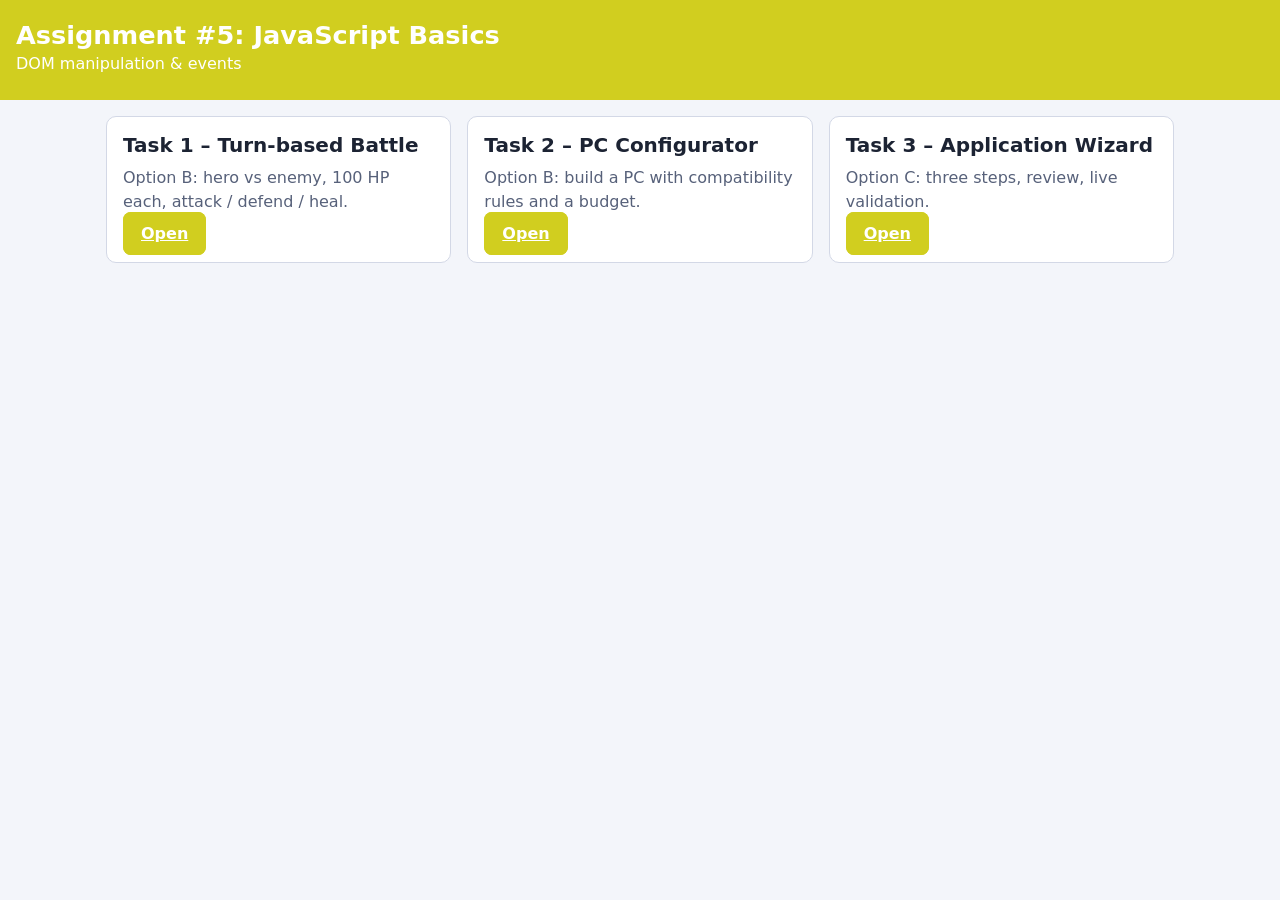
<file: index.html>
<!DOCTYPE html>
<html lang="en">
<head>
  <meta charset="utf-8">
  <meta name="viewport" content="width=device-width, initial-scale=1">
  <title>Assignment 5 – JavaScript Basics</title>
  <link rel="stylesheet" href="styles.css">
</head>
<body>
  <header class="site-header">
    <h1>Assignment #5: JavaScript Basics</h1>
    <p>DOM manipulation &amp; events</p>
  </header>
  <main class="container">
    <div class="grid grid--3">
      <article class="card">
        <h2>Task 1 – Turn-based Battle</h2>
        <p class="muted">Option B: hero vs enemy, 100 HP each, attack / defend / heal.</p>
        <a class="btn btn--primary" href="task1.html">Open</a>
      </article>
      <article class="card">
        <h2>Task 2 – PC Configurator</h2>
        <p class="muted">Option B: build a PC with compatibility rules and a budget.</p>
        <a class="btn btn--primary" href="task2.html">Open</a>
      </article>
      <article class="card">
        <h2>Task 3 – Application Wizard</h2>
        <p class="muted">Option C: three steps, review, live validation.</p>
        <a class="btn btn--primary" href="task3.html">Open</a>
      </article>
    </div>
  </main>
</body>
</html>
</file>
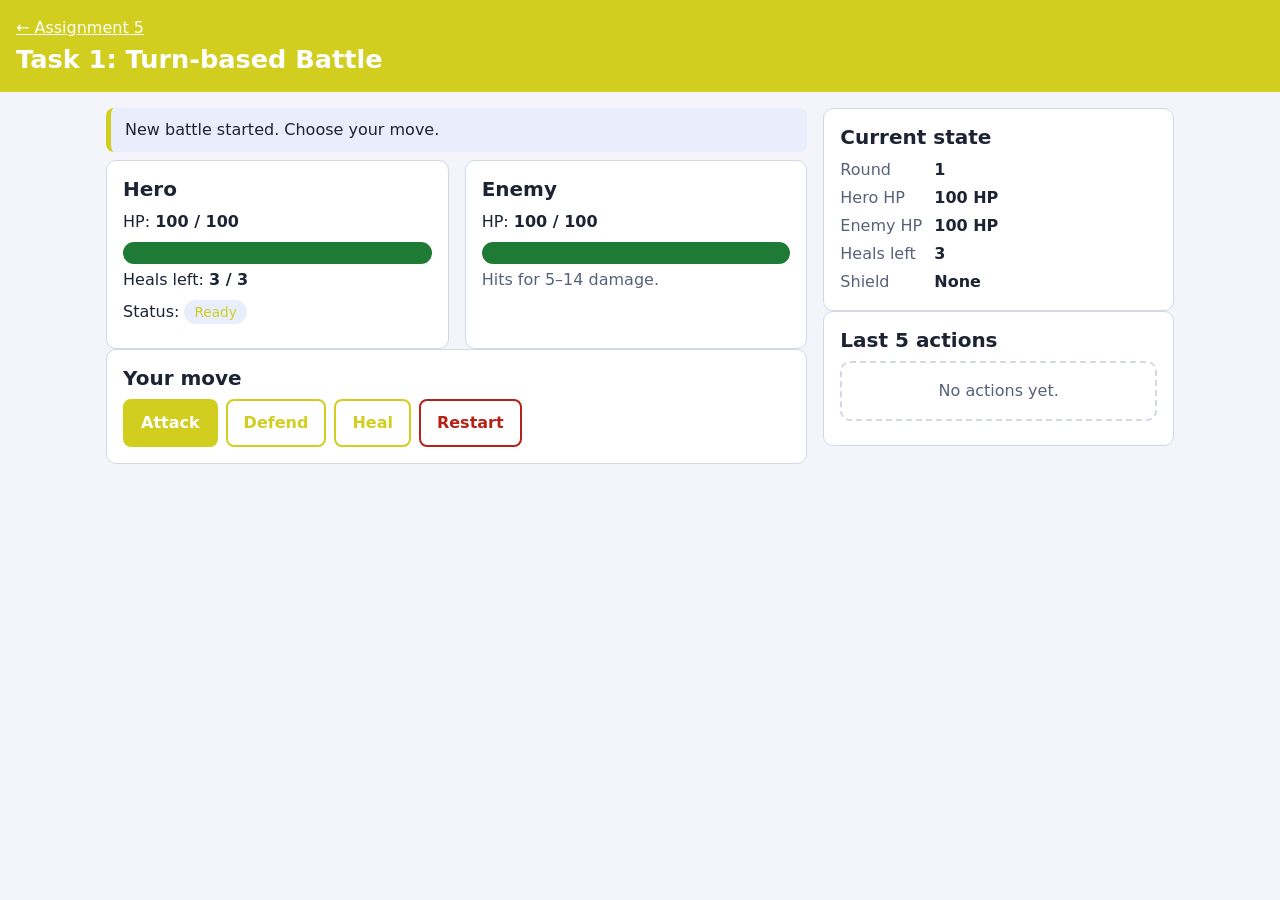
<file: task1.html>
<!DOCTYPE html>
<html lang="en">
<head>
  <meta charset="utf-8">
  <meta name="viewport" content="width=device-width, initial-scale=1">
  <title>Task 1 – Turn-based Battle</title>
  <link rel="stylesheet" href="styles.css">
  <script src="task1.js" defer></script>
</head>
<body>
  <header class="site-header">
    <a href="index.html">&larr; Assignment 5</a>
    <h1>Task 1: Turn-based Battle</h1>
  </header>

  <main class="container">
    <div class="layout">
      <div>
        <p id="message" class="message" role="status" aria-live="polite"></p>
        <p id="result" class="result" hidden></p>

        <section class="grid" aria-label="Fighters">
          <article id="hero-card" class="card fighter">
            <h2 id="hero-title">Hero</h2>
            <p>HP: <strong id="hero-hp-text"></strong></p>
            <progress id="hero-hp" class="hp" aria-labelledby="hero-title" value="0" max="1"></progress>
            <p>Heals left: <strong id="heals-left"></strong></p>
            <p>Status: <span id="hero-status" class="badge"></span></p>
          </article>

          <article id="enemy-card" class="card fighter">
            <h2 id="enemy-title">Enemy</h2>
            <p>HP: <strong id="enemy-hp-text"></strong></p>
            <progress id="enemy-hp" class="hp" aria-labelledby="enemy-title" value="0" max="1"></progress>
            <p id="enemy-info" class="muted"></p>
          </article>
        </section>

        <section class="card" aria-labelledby="actions-title">
          <h2 id="actions-title">Your move</h2>
          <div id="actions" class="row">
            <button type="button" class="btn btn--primary" data-action="attack">Attack</button>
            <button type="button" class="btn" data-action="defend">Defend</button>
            <button type="button" class="btn" data-action="heal">Heal</button>
            <button type="button" id="restart" class="btn btn--danger">Restart</button>
          </div>
        </section>
      </div>

      <aside>
        <section class="card" aria-labelledby="state-title">
          <h2 id="state-title">Current state</h2>
          <dl class="state-list">
            <dt>Round</dt><dd id="state-round"></dd>
            <dt>Hero HP</dt><dd id="state-hero"></dd>
            <dt>Enemy HP</dt><dd id="state-enemy"></dd>
            <dt>Heals left</dt><dd id="state-heals"></dd>
            <dt>Shield</dt><dd id="state-shield"></dd>
          </dl>
        </section>

        <section class="card" aria-labelledby="log-title">
          <h2 id="log-title">Last 5 actions</h2>
          <ol id="log" class="log"></ol>
          <p id="log-empty" class="empty">No actions yet.</p>
        </section>
      </aside>
    </div>
  </main>
</body>
</html>
</file>
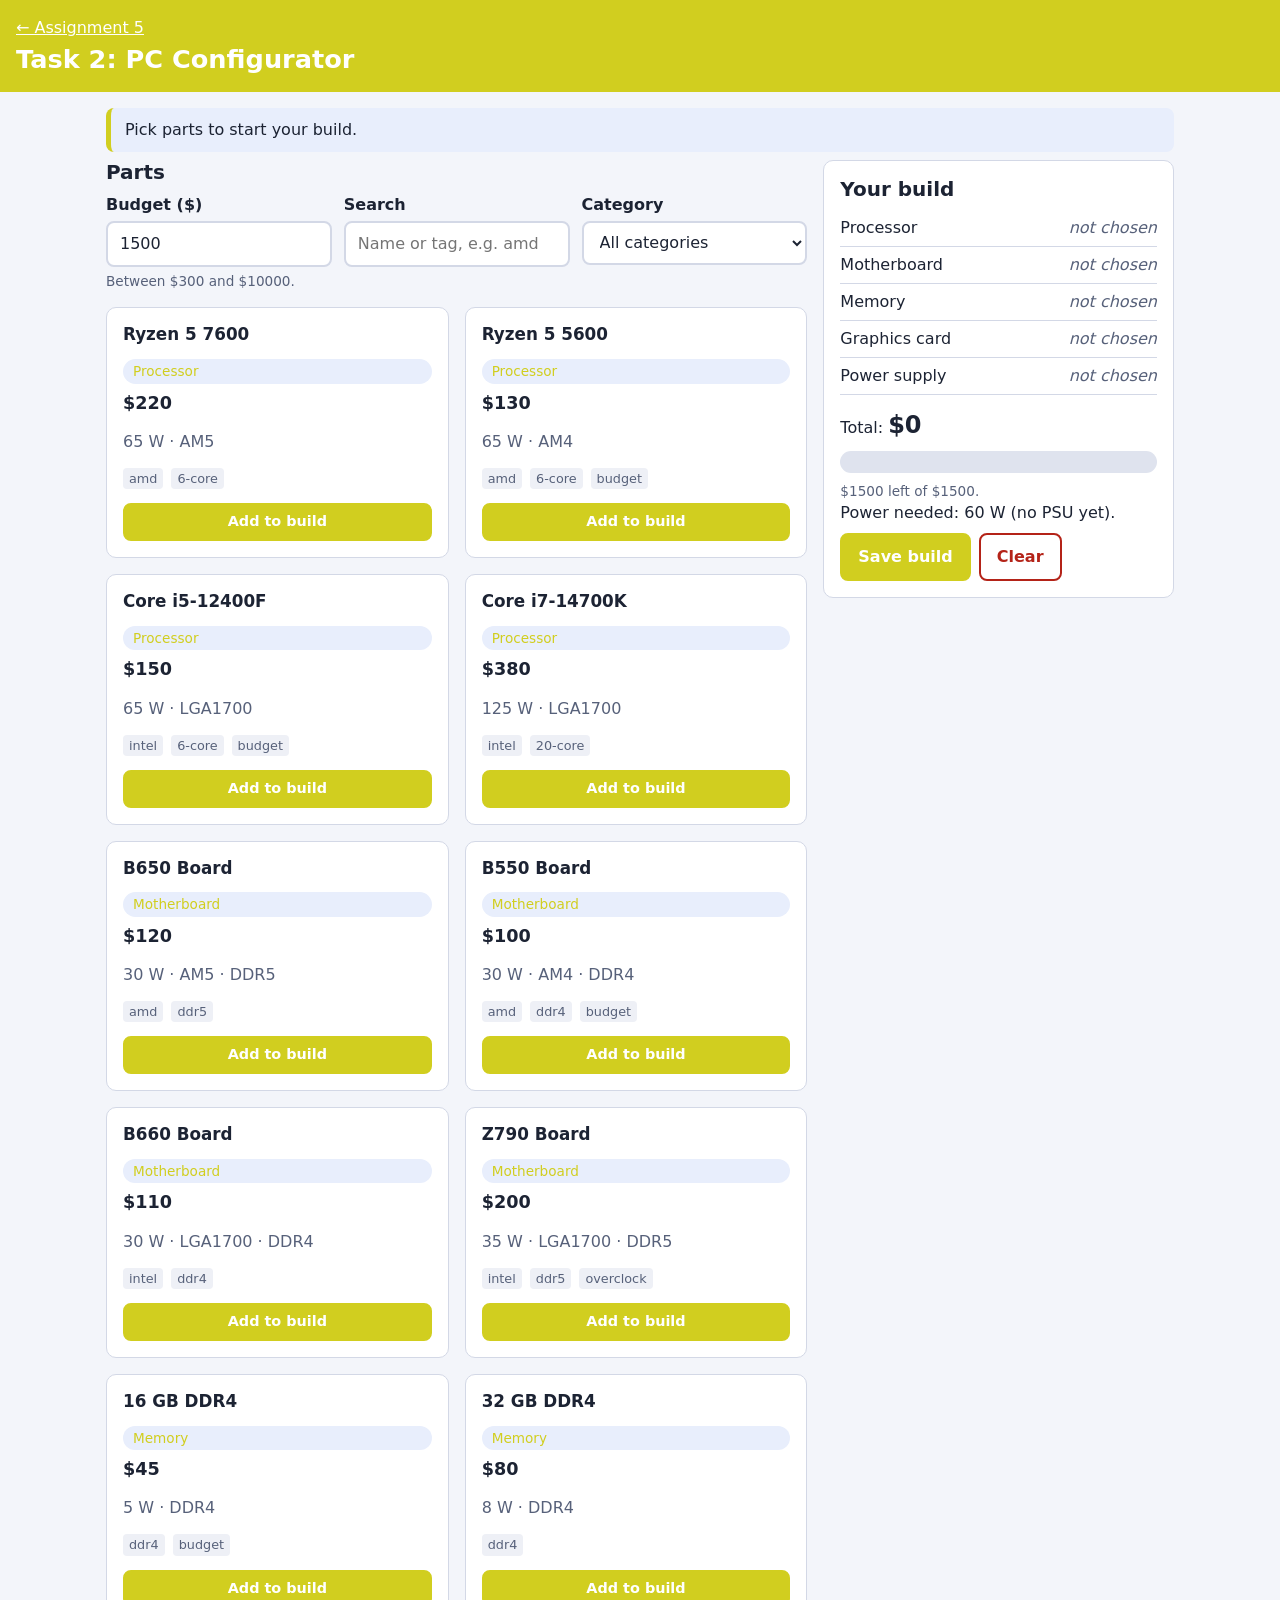
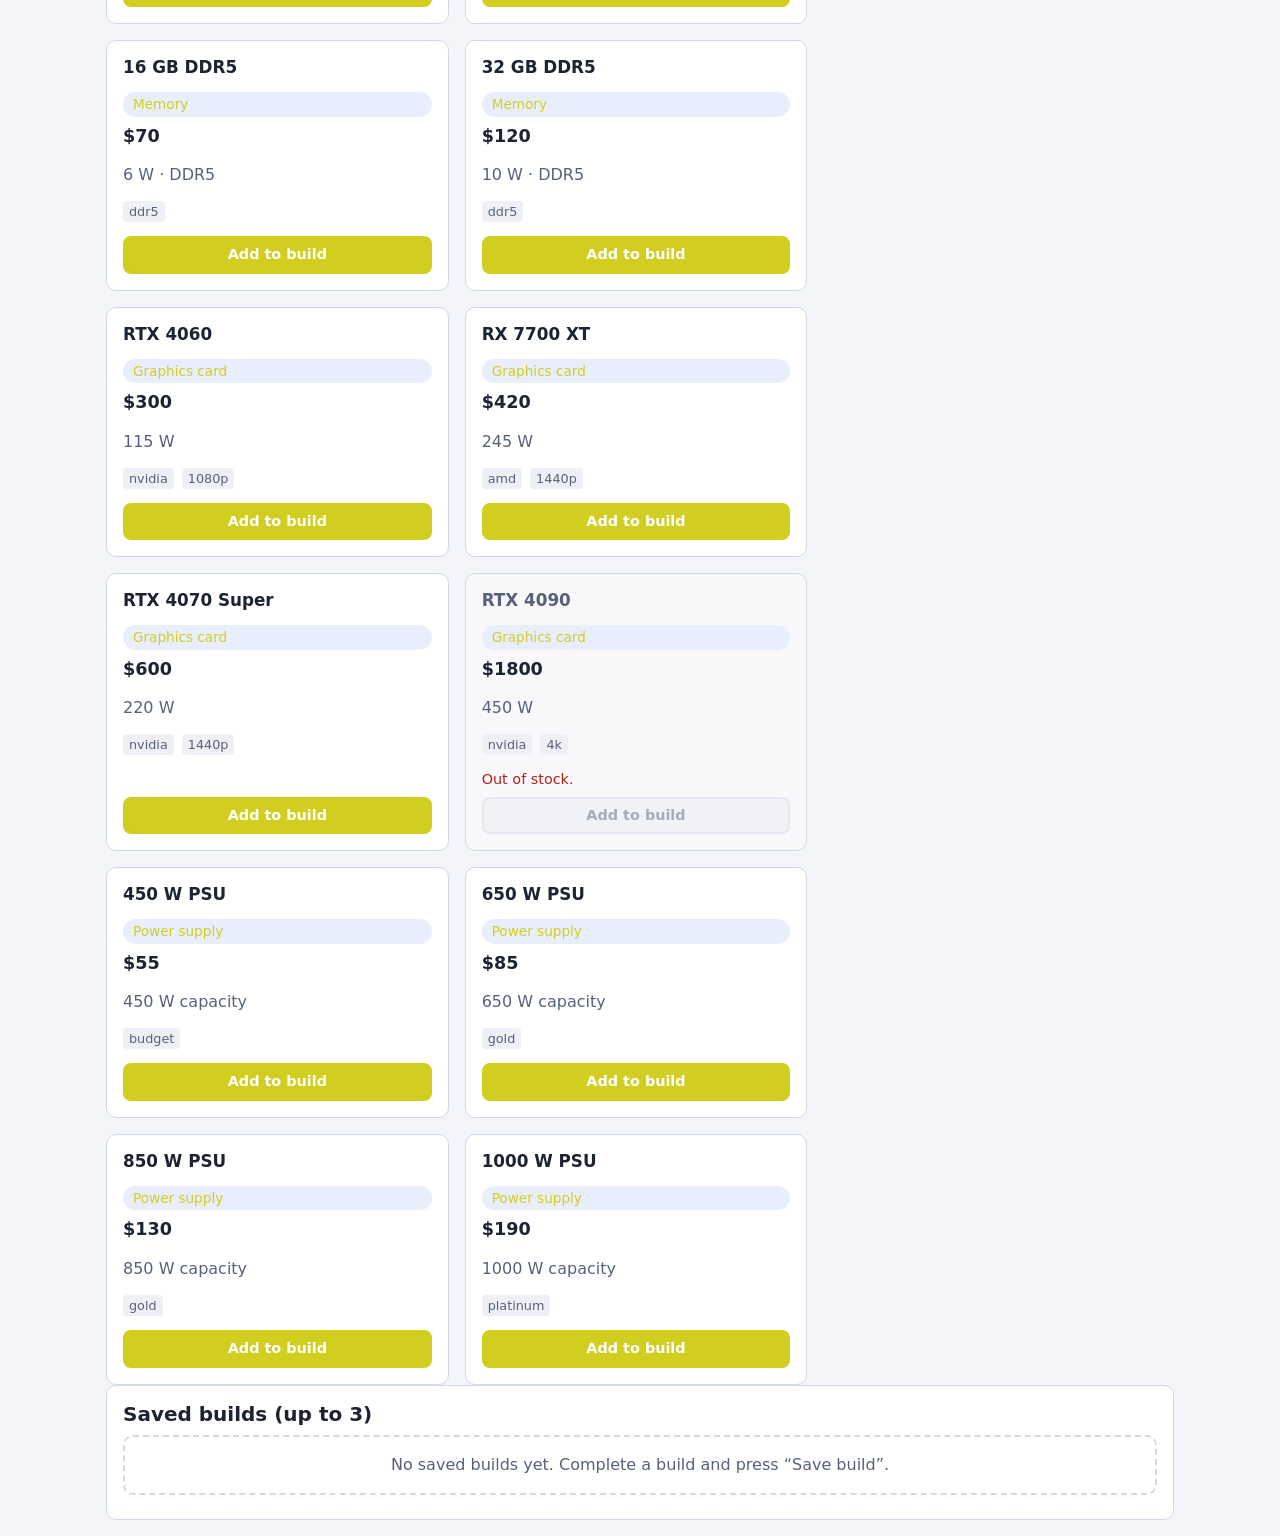
<file: task2.html>
<!DOCTYPE html>
<html lang="en">
<head>
  <meta charset="utf-8">
  <meta name="viewport" content="width=device-width, initial-scale=1">
  <title>Task 2 – PC Configurator</title>
  <link rel="stylesheet" href="styles.css">
  <script src="task2.js" defer></script>
</head>
<body>
  <header class="site-header">
    <a href="index.html">&larr; Assignment 5</a>
    <h1>Task 2: PC Configurator</h1>
  </header>

  <main class="container">
    <p id="message" class="message" role="status" aria-live="polite"></p>

    <div class="layout">
      <section aria-labelledby="catalog-title">
        <h2 id="catalog-title">Parts</h2>

        <div class="controls">
          <div>
            <label for="budget">Budget ($)</label>
            <input type="number" id="budget" inputmode="numeric" aria-describedby="budget-hint">
            <p id="budget-hint" class="hint"></p>
          </div>
          <div>
            <label for="search">Search</label>
            <input type="text" id="search" placeholder="Name or tag, e.g. amd">
          </div>
          <div>
            <label for="category">Category</label>
            <select id="category"></select>
          </div>
        </div>

        <div id="catalog" class="grid"></div>
        <p id="no-results" class="empty" hidden>No parts match your search.</p>
      </section>

      <aside>
        <section class="card" aria-labelledby="build-title">
          <h2 id="build-title">Your build</h2>
          <ul id="build-list" class="summary-list"></ul>
          <p>Total: <span id="total" class="total"></span></p>
          <progress id="budget-bar" aria-label="Budget used" value="0" max="1"></progress>
          <p id="budget-text" class="hint"></p>
          <p id="power-text"></p>
          <div class="row">
            <button type="button" id="save-build" class="btn btn--primary">Save build</button>
            <button type="button" id="clear-build" class="btn btn--danger">Clear</button>
          </div>
        </section>
      </aside>
    </div>

    <section class="card" aria-labelledby="saved-title">
      <h2 id="saved-title">Saved builds (up to 3)</h2>
      <p id="saved-empty" class="empty">No saved builds yet. Complete a build and press “Save build”.</p>
      <div id="saved" class="table-wrap"></div>
    </section>
  </main>
</body>
</html>
</file>
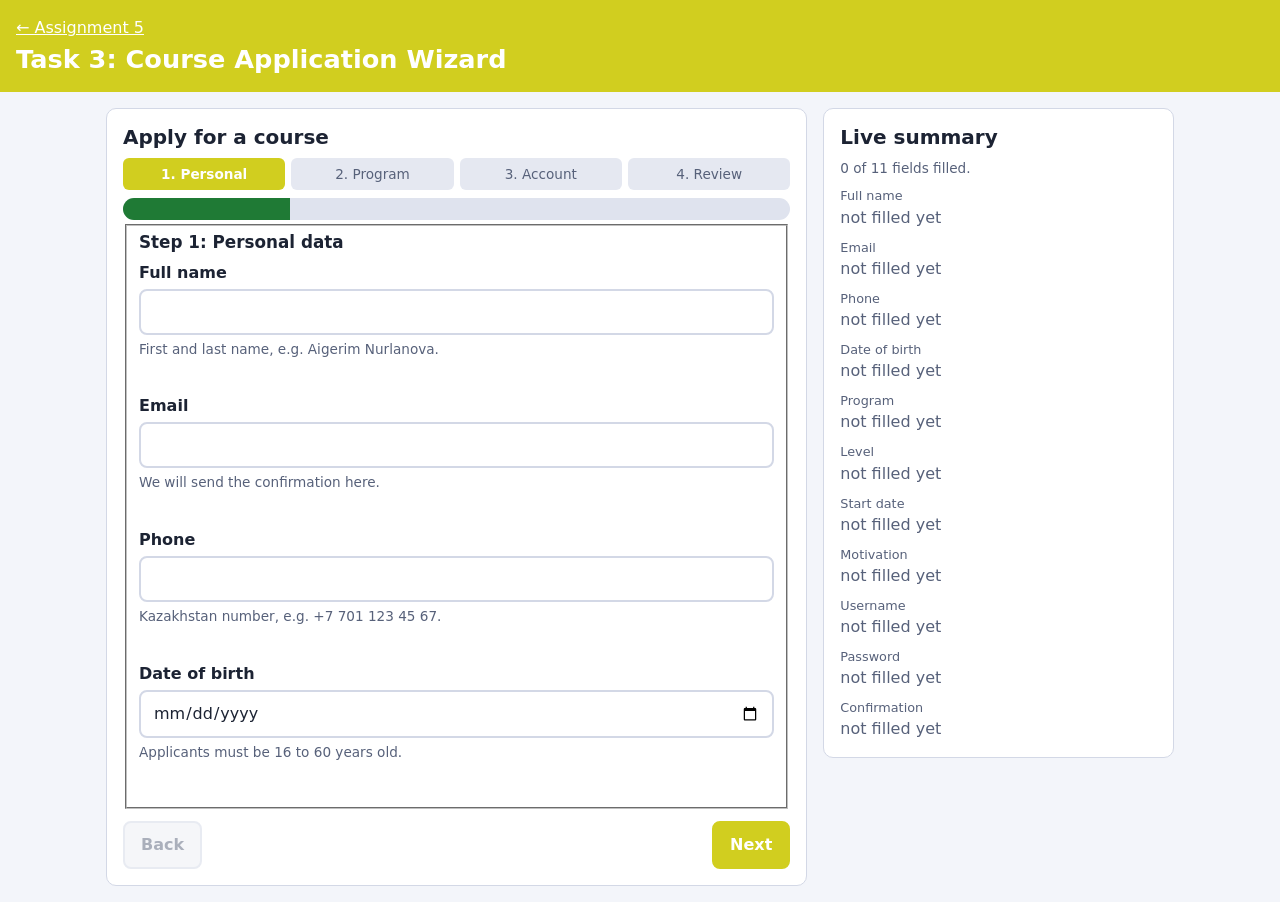
<file: task3.html>
<!DOCTYPE html>
<html lang="en">
<head>
  <meta charset="utf-8">
  <meta name="viewport" content="width=device-width, initial-scale=1">
  <title>Task 3 – Application Wizard</title>
  <link rel="stylesheet" href="styles.css">
  <script src="task3.js" defer></script>
</head>
<body>
  <header class="site-header">
    <a href="index.html">&larr; Assignment 5</a>
    <h1>Task 3: Course Application Wizard</h1>
  </header>

  <main class="container">
    <div class="layout">
      <section id="wizard" class="card" aria-labelledby="wizard-title">
        <h2 id="wizard-title">Apply for a course</h2>

        <ol id="stepper" class="stepper" aria-label="Progress">
          <li data-step="1">1. Personal</li>
          <li data-step="2">2. Program</li>
          <li data-step="3">3. Account</li>
          <li data-step="4">4. Review</li>
        </ol>
        <progress id="progress" aria-label="Application progress" value="1" max="4"></progress>

        <div id="error-summary" class="message message--error" role="alert" tabindex="-1" hidden></div>

        <form id="application-form" novalidate>
          <!-- STEP 1 -->
          <fieldset class="step" data-step="1">
            <legend class="sr-only">Step 1: Personal data</legend>
            <h3 class="step-title" tabindex="-1">Step 1: Personal data</h3>

            <div class="field">
              <label for="fullName">Full name</label>
              <input type="text" id="fullName" name="fullName" required maxlength="60" autocomplete="name"
                     aria-describedby="hint-fullName err-fullName">
              <p class="hint" id="hint-fullName">First and last name, e.g. Aigerim Nurlanova.</p>
              <p class="error" id="err-fullName"></p>
            </div>

            <div class="field">
              <label for="email">Email</label>
              <input type="email" id="email" name="email" required maxlength="80" autocomplete="email"
                     aria-describedby="hint-email err-email">
              <p class="hint" id="hint-email">We will send the confirmation here.</p>
              <p class="error" id="err-email"></p>
            </div>

            <div class="field">
              <label for="phone">Phone</label>
              <input type="tel" id="phone" name="phone" required maxlength="20" autocomplete="tel"
                     aria-describedby="hint-phone err-phone">
              <p class="hint" id="hint-phone">Kazakhstan number, e.g. +7 701 123 45 67.</p>
              <p class="error" id="err-phone"></p>
            </div>

            <div class="field">
              <label for="birthDate">Date of birth</label>
              <input type="date" id="birthDate" name="birthDate" required
                     aria-describedby="hint-birthDate err-birthDate">
              <p class="hint" id="hint-birthDate">Applicants must be 16 to 60 years old.</p>
              <p class="error" id="err-birthDate"></p>
            </div>
          </fieldset>

          <!-- STEP 2 -->
          <fieldset class="step" data-step="2" hidden>
            <legend class="sr-only">Step 2: Program</legend>
            <h3 class="step-title" tabindex="-1">Step 2: Program</h3>

            <div class="field">
              <label for="program">Program</label>
              <select id="program" name="program" required aria-describedby="hint-program err-program">
                <option value="">Choose a program</option>
                <option value="web">Web Development</option>
                <option value="data">Data Science</option>
                <option value="cyber">Cybersecurity</option>
                <option value="mobile">Mobile Apps</option>
              </select>
              <p class="hint" id="hint-program">Cybersecurity is not open to beginners.</p>
              <p class="error" id="err-program"></p>
            </div>

            <div class="field">
              <label for="level">Your level</label>
              <select id="level" name="level" required aria-describedby="err-level">
                <option value="">Choose a level</option>
                <option value="beginner">Beginner</option>
                <option value="intermediate">Intermediate</option>
                <option value="advanced">Advanced</option>
              </select>
              <p class="error" id="err-level"></p>
            </div>

            <div class="field">
              <label for="intake">Start date</label>
              <select id="intake" name="intake" required aria-describedby="err-intake">
                <option value="">Choose an intake</option>
                <option value="2026-11">November 2026</option>
                <option value="2027-01">January 2027</option>
                <option value="2027-03">March 2027</option>
              </select>
              <p class="error" id="err-intake"></p>
            </div>

            <div class="field">
              <label for="motivation">Why do you want to join?</label>
              <textarea id="motivation" name="motivation" rows="4" required maxlength="300"
                        aria-describedby="hint-motivation err-motivation"></textarea>
              <p class="hint" id="hint-motivation">At least 30 characters and 5 words. <span id="motivation-count">0 / 300</span></p>
              <p class="error" id="err-motivation"></p>
            </div>
          </fieldset>

          <!-- STEP 3 -->
          <fieldset class="step" data-step="3" hidden>
            <legend class="sr-only">Step 3: Account</legend>
            <h3 class="step-title" tabindex="-1">Step 3: Account</h3>

            <div class="field">
              <label for="username">Username</label>
              <input type="text" id="username" name="username" required maxlength="16" autocomplete="username"
                     aria-describedby="hint-username err-username">
              <p class="hint" id="hint-username">4–16 characters: letters, digits, underscore. Starts with a letter.</p>
              <p class="error" id="err-username"></p>
            </div>

            <div class="field">
              <label for="password">Password</label>
              <input type="password" id="password" name="password" required maxlength="64" autocomplete="new-password"
                     aria-describedby="hint-password err-password">
              <p class="hint" id="hint-password">8+ characters with upper case, lower case and a digit. Must not contain your name, email name or username.</p>
              <p class="error" id="err-password"></p>
            </div>

            <div class="field">
              <label for="confirmPassword">Repeat password</label>
              <input type="password" id="confirmPassword" name="confirmPassword" required maxlength="64" autocomplete="new-password"
                     aria-describedby="err-confirmPassword">
              <p class="error" id="err-confirmPassword"></p>
            </div>

            <div class="field">
              <label class="checkbox" for="terms">
                <input type="checkbox" id="terms" name="terms" required aria-describedby="err-terms">
                <span>I confirm that the data is correct and accept the course rules.</span>
              </label>
              <p class="error" id="err-terms"></p>
            </div>
          </fieldset>

          <!-- STEP 4: review -->
          <fieldset class="step" data-step="4" hidden>
            <legend class="sr-only">Step 4: Review</legend>
            <h3 class="step-title" tabindex="-1">Step 4: Review your application</h3>
            <div id="review"></div>
          </fieldset>

          <div class="wizard-actions">
            <button type="button" id="back-btn" class="btn">Back</button>
            <button type="submit" id="next-btn" class="btn btn--primary">Next</button>
          </div>
        </form>
      </section>

      <aside>
        <section class="card" aria-labelledby="summary-title">
          <h2 id="summary-title">Live summary</h2>
          <p id="filled-count" class="hint"></p>
          <dl id="summary" class="summary-dl"></dl>
        </section>
      </aside>
    </div>

    <section id="result" class="card confirmation" aria-live="polite" hidden></section>
  </main>
</body>
</html>
</file>
<file: styles.css>
:root {
  --bg: #f3f5fa;
  --card: #ffffff;
  --text: #1c2333;
  --muted: #57617a;
  --primary: #d1ce1f;
  --primary-hover: #d8db1f;
  --border: #d3d8e6;
  --ok: #1f7a35;
  --ok-bg: #e5f5ea;
  --err: #b42318;
  --err-bg: #fdecea;
  --warn: #9a5b00;
  --warn-bg: #fff4de;
  --info-bg: #e8eefc;
  --radius: 10px;
  --gap: 16px;
  --font: "Segoe UI", system-ui, -apple-system, Arial, sans-serif;
}

* { box-sizing: border-box; }
[hidden] { display: none !important; }

body {
  margin: 0;
  font-family: var(--font);
  font-size: 16px;
  line-height: 1.5;
  color: var(--text);
  background: var(--bg);
}

h1, h2, h3 { line-height: 1.25; margin: 0 0 8px; }
h1 { font-size: 1.6rem; }
h2 { font-size: 1.25rem; }
h3 { font-size: 1.05rem; }
p { margin: 0 0 8px; }

a { color: var(--primary); }

.site-header {
  background: var(--primary);
  color: #fff;
  padding: 16px;
}
.site-header a { color: #fff; }
.site-header h1 { margin: 4px 0 0; }

.container {
  max-width: 1100px;
  margin: 0 auto;
  padding: var(--gap);
}

.layout {
  display: grid;
  grid-template-columns: 1fr;
  gap: var(--gap);
}
@media (min-width: 860px) {
  .layout { grid-template-columns: 2fr 1fr; }
}

.grid {
  display: grid;
  grid-template-columns: 1fr;
  gap: var(--gap);
}
@media (min-width: 600px) {
  .grid { grid-template-columns: repeat(2, 1fr); }
}
@media (min-width: 1000px) {
  .grid--3 { grid-template-columns: repeat(3, 1fr); }
}

.card {
  background: var(--card);
  border: 1px solid var(--border);
  border-radius: var(--radius);
  padding: var(--gap);
}

.muted { color: var(--muted); }
.row { display: flex; flex-wrap: wrap; gap: 8px; align-items: center; }

.btn {
  font: inherit;
  font-weight: 600;
  padding: 10px 16px;
  min-height: 44px;
  border-radius: 8px;
  border: 2px solid var(--primary);
  background: #fff;
  color: var(--primary);
  cursor: pointer;
}
.btn:hover:not(:disabled) { background: var(--info-bg); }
.btn--primary { background: var(--primary); color: #fff; }
.btn--primary:hover:not(:disabled) { background: var(--primary-hover); }
.btn--danger { border-color: var(--err); color: var(--err); }
.btn--danger:hover:not(:disabled) { background: var(--err-bg); }
.btn--small { min-height: 36px; padding: 6px 12px; font-size: 0.9rem; }
.btn:disabled {
  opacity: 0.5;
  cursor: not-allowed;
  background: #eceef4;
  border-color: var(--border);
  color: var(--muted);
}

:focus-visible {
  outline: 3px solid #f59f00;
  outline-offset: 2px;
}

.message {
  padding: 10px 14px;
  border-radius: 8px;
  border-left: 5px solid var(--primary);
  background: var(--info-bg);
  min-height: 44px;
}
.message--ok { background: var(--ok-bg); border-left-color: var(--ok); color: var(--ok); }
.message--error { background: var(--err-bg); border-left-color: var(--err); color: var(--err); }
.message--warn { background: var(--warn-bg); border-left-color: var(--warn); color: var(--warn); }

.empty {
  padding: 16px;
  text-align: center;
  color: var(--muted);
  border: 2px dashed var(--border);
  border-radius: var(--radius);
}

.badge {
  display: inline-block;
  padding: 2px 10px;
  border-radius: 999px;
  font-size: 0.85rem;
  background: var(--info-bg);
  color: var(--primary);
}
.badge--ok { background: var(--ok-bg); color: var(--ok); }
.badge--err { background: var(--err-bg); color: var(--err); }

progress {
  width: 100%;
  height: 22px;
  border: 0;
  border-radius: 999px;
  overflow: hidden;
  background: #dfe3ee;
  accent-color: var(--ok);
}
progress::-webkit-progress-bar { background: #dfe3ee; }
progress::-webkit-progress-value { background: var(--ok); transition: width 0.3s; }
progress::-moz-progress-bar { background: var(--ok); }

.hp--low { accent-color: var(--err); }
.hp--low::-webkit-progress-value { background: var(--err); }
.hp--low::-moz-progress-bar { background: var(--err); }

.progress--over { accent-color: var(--err); }
.progress--over::-webkit-progress-value { background: var(--err); }
.progress--over::-moz-progress-bar { background: var(--err); }

.fighter.is-defending { border-color: var(--primary); box-shadow: 0 0 0 3px var(--info-bg); }
.fighter.is-defeated { opacity: 0.6; }

.result { text-align: center; font-size: 1.2rem; font-weight: 700; padding: 12px; border-radius: 8px; }
.result--win { background: var(--ok-bg); color: var(--ok); }
.result--lose { background: var(--err-bg); color: var(--err); }

.log { margin: 0; padding-left: 20px; }
.log li { padding: 2px 0; }
.log li:first-child { font-weight: 600; }
.log .is-crit { color: var(--warn); }

.state-list { display: grid; grid-template-columns: auto 1fr; gap: 4px 12px; margin: 0; }
.state-list dt { color: var(--muted); }
.state-list dd { margin: 0; font-weight: 600; }

.controls { display: grid; grid-template-columns: 1fr; gap: 12px; margin-bottom: var(--gap); }
@media (min-width: 700px) { .controls { grid-template-columns: repeat(3, 1fr); } }

label { font-weight: 600; display: block; margin-bottom: 4px; }

input[type="text"], input[type="number"], input[type="email"], input[type="tel"],
input[type="date"], input[type="password"], select, textarea {
  width: 100%;
  font: inherit;
  padding: 9px 12px;
  min-height: 44px;
  border: 2px solid var(--border);
  border-radius: 8px;
  background: #fff;
  color: var(--text);
}
input:hover, select:hover, textarea:hover { border-color: #9aa5c4; }
input:focus-visible, select:focus-visible, textarea:focus-visible {
  outline: 3px solid #f59f00;
  border-color: var(--primary);
}
input:disabled, select:disabled { background: #eceef4; cursor: not-allowed; }

.part-card { display: flex; flex-direction: column; gap: 6px; }
.part-card.is-selected { border-color: var(--ok); box-shadow: 0 0 0 3px var(--ok-bg); }
.part-card.is-blocked { background: #f8f8fb; }
.part-card.is-blocked h3 { color: var(--muted); }
.part-card__price { font-weight: 700; font-size: 1.1rem; }
.part-card__reason { color: var(--err); font-size: 0.9rem; margin: 0; }
.part-card .btn { margin-top: auto; }

.tag { font-size: 0.8rem; background: #eef0f6; border-radius: 4px; padding: 1px 6px; color: var(--muted); }

.summary-list { list-style: none; padding: 0; margin: 0 0 12px; }
.summary-list li { display: flex; justify-content: space-between; gap: 8px; padding: 6px 0; border-bottom: 1px solid var(--border); }
.summary-list .is-empty { color: var(--muted); font-style: italic; }

.total { font-size: 1.5rem; font-weight: 800; }
.total.is-over { color: var(--err); }
.total.is-ok { color: var(--ok); }

.table-wrap { overflow-x: auto; }
table { border-collapse: collapse; width: 100%; min-width: 420px; }
th, td { border: 1px solid var(--border); padding: 8px 10px; text-align: left; vertical-align: top; }
th { background: #eef0f6; }
td.is-best { background: var(--ok-bg); font-weight: 700; }

.stepper { display: flex; list-style: none; padding: 0; margin: 0 0 8px; gap: 6px; flex-wrap: wrap; }
.stepper li {
  flex: 1 1 0;
  min-width: 70px;
  text-align: center;
  font-size: 0.85rem;
  padding: 6px 4px;
  border-radius: 6px;
  background: #e5e8f1;
  color: var(--muted);
}
.stepper li.is-current { background: var(--primary); color: #fff; font-weight: 700; }
.stepper li.is-done { background: var(--ok-bg); color: var(--ok); }

.field { margin-bottom: 14px; }
.hint { color: var(--muted); font-size: 0.85rem; margin: 4px 0 0; }
.error { color: var(--err); font-size: 0.9rem; margin: 4px 0 0; min-height: 1.2em; }
input.is-invalid, select.is-invalid, textarea.is-invalid { border-color: var(--err); background: var(--err-bg); }
input.is-valid, select.is-valid, textarea.is-valid { border-color: var(--ok); }

.checkbox { display: flex; gap: 10px; align-items: flex-start; font-weight: 400; }
.checkbox input { width: 22px; height: 22px; margin-top: 2px; flex-shrink: 0; }

.wizard-actions { display: flex; justify-content: space-between; gap: 8px; margin-top: 12px; }

.review-section { border: 1px solid var(--border); border-radius: 8px; padding: 12px; margin-bottom: 12px; }
.review-section header { display: flex; justify-content: space-between; align-items: center; margin-bottom: 6px; }
.review-section h3 { margin: 0; }

.summary-dl { margin: 0; }
.summary-dl dt { font-size: 0.8rem; color: var(--muted); margin-top: 8px; }
.summary-dl dd { margin: 0; font-weight: 600; word-break: break-word; }
.summary-dl dd.is-empty { color: var(--muted); font-weight: 400; }

.confirmation { text-align: center; }
.confirmation .code { font-size: 1.6rem; font-weight: 800; color: var(--ok); letter-spacing: 1px; }

.sr-only {
  position: absolute; width: 1px; height: 1px; overflow: hidden;
  clip: rect(0 0 0 0); white-space: nowrap;
}
</file>
